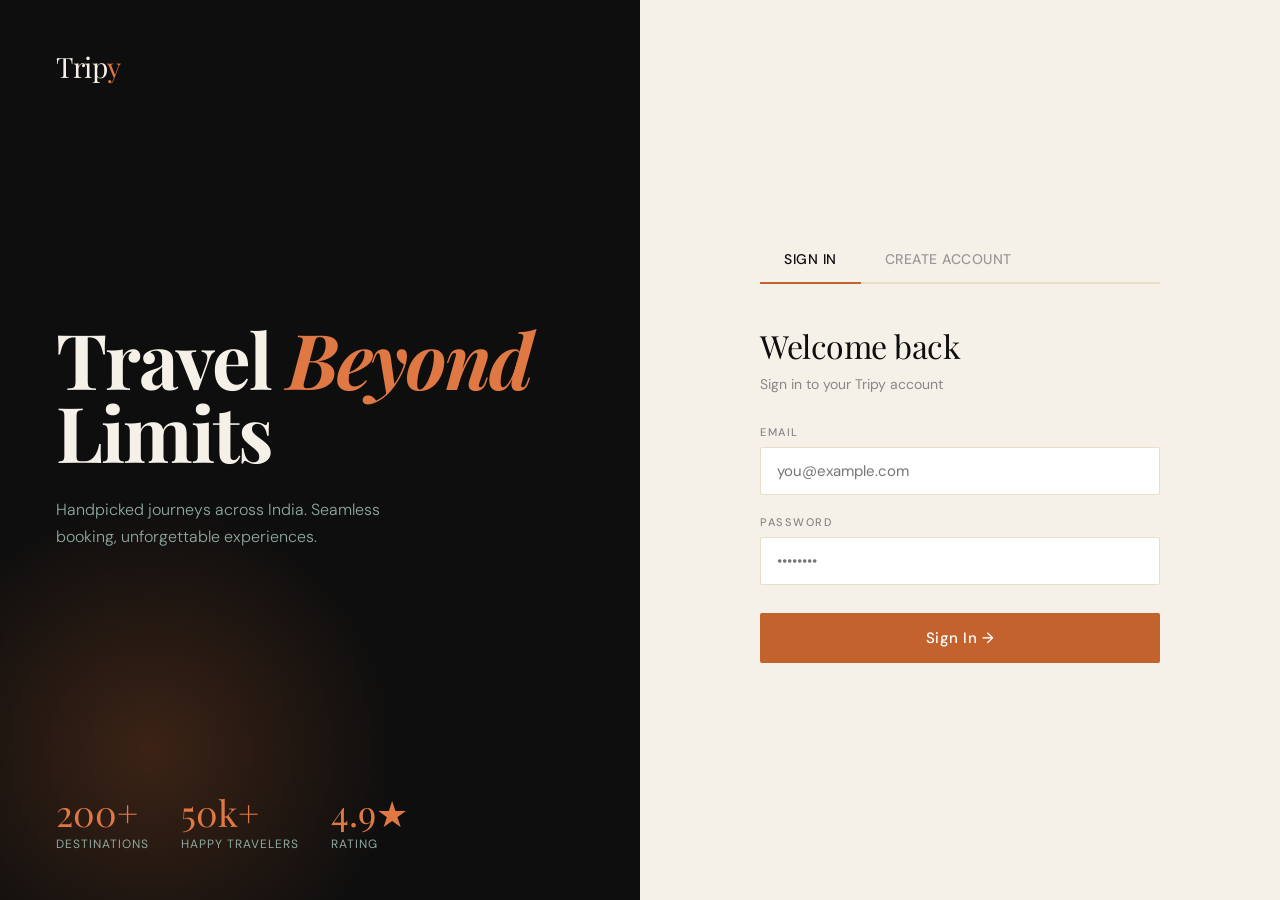
<file: target/classes/static/index.html>
<!DOCTYPE html>
<html lang="en">
<head>
  <meta charset="UTF-8" />
  <meta name="viewport" content="width=device-width, initial-scale=1.0"/>
  <title>Tripy — Travel Beyond Limits</title>
  <link rel="preconnect" href="https://fonts.googleapis.com">
  <link href="https://fonts.googleapis.com/css2?family=Playfair+Display:ital,wght@0,700;0,900;1,700&family=DM+Sans:wght@300;400;500&display=swap" rel="stylesheet">
  <style>
    *, *::before, *::after { box-sizing: border-box; margin: 0; padding: 0; }

    :root {
      --ink:    #0e0e0e;
      --cream:  #f5f0e8;
      --sand:   #e8dfc8;
      --terra:  #c4622d;
      --terra2: #e07843;
      --mist:   #8fa8a0;
      --white:  #ffffff;
      --radius: 2px;
    }

    html, body { height: 100%; font-family: 'DM Sans', sans-serif; background: var(--cream); color: var(--ink); overflow-x: hidden; }

    /* ── HERO ── */
    .hero {
      min-height: 100vh;
      display: grid;
      grid-template-columns: 1fr 1fr;
      position: relative;
    }

    .hero-left {
      background: var(--ink);
      display: flex;
      flex-direction: column;
      justify-content: space-between;
      padding: 48px 56px;
      position: relative;
      overflow: hidden;
    }

    .hero-left::before {
      content: '';
      position: absolute;
      width: 500px; height: 500px;
      background: radial-gradient(circle, rgba(196,98,45,0.25) 0%, transparent 70%);
      bottom: -100px; left: -100px;
      pointer-events: none;
    }

    .logo {
      font-family: 'Playfair Display', serif;
      font-size: 28px;
      color: var(--cream);
      letter-spacing: -0.5px;
    }
    .logo span { color: var(--terra2); }

    .hero-tagline {
      z-index: 1;
    }
    .hero-tagline h1 {
      font-family: 'Playfair Display', serif;
      font-size: clamp(52px, 6vw, 88px);
      line-height: 0.95;
      color: var(--cream);
      letter-spacing: -2px;
      margin-bottom: 28px;
    }
    .hero-tagline h1 em { color: var(--terra2); font-style: italic; }
    .hero-tagline p {
      color: var(--mist);
      font-size: 16px;
      font-weight: 300;
      line-height: 1.7;
      max-width: 340px;
    }

    .hero-bottom {
      display: flex;
      gap: 32px;
      z-index: 1;
    }
    .stat { }
    .stat-num { font-family: 'Playfair Display', serif; font-size: 36px; color: var(--terra2); }
    .stat-label { font-size: 12px; color: var(--mist); letter-spacing: 1px; text-transform: uppercase; }

    /* ── RIGHT PANEL (AUTH) ── */
    .hero-right {
      background: var(--cream);
      display: flex;
      align-items: center;
      justify-content: center;
      padding: 48px 56px;
    }

    .auth-box {
      width: 100%;
      max-width: 400px;
    }

    .auth-tabs {
      display: flex;
      gap: 0;
      margin-bottom: 40px;
      border-bottom: 2px solid var(--sand);
    }
    .tab-btn {
      background: none;
      border: none;
      font-family: 'DM Sans', sans-serif;
      font-size: 14px;
      font-weight: 500;
      padding: 12px 24px 14px;
      cursor: pointer;
      color: #999;
      letter-spacing: 0.5px;
      text-transform: uppercase;
      position: relative;
      transition: color 0.2s;
    }
    .tab-btn.active {
      color: var(--ink);
    }
    .tab-btn.active::after {
      content: '';
      position: absolute;
      bottom: -2px; left: 0; right: 0;
      height: 2px;
      background: var(--terra);
    }

    .auth-form { display: none; }
    .auth-form.active { display: block; }

    .form-title {
      font-family: 'Playfair Display', serif;
      font-size: 32px;
      margin-bottom: 8px;
      letter-spacing: -0.5px;
    }
    .form-sub { color: #888; font-size: 14px; margin-bottom: 32px; }

    .field { margin-bottom: 20px; }
    .field label {
      display: block;
      font-size: 11px;
      font-weight: 500;
      letter-spacing: 1.5px;
      text-transform: uppercase;
      color: #888;
      margin-bottom: 8px;
    }
    .field input {
      width: 100%;
      background: var(--white);
      border: 1.5px solid var(--sand);
      border-radius: var(--radius);
      padding: 13px 16px;
      font-family: 'DM Sans', sans-serif;
      font-size: 15px;
      color: var(--ink);
      outline: none;
      transition: border-color 0.2s;
    }
    .field input:focus { border-color: var(--terra); }

    .btn-primary {
      width: 100%;
      background: var(--terra);
      color: var(--white);
      border: none;
      border-radius: var(--radius);
      padding: 15px;
      font-family: 'DM Sans', sans-serif;
      font-size: 15px;
      font-weight: 500;
      cursor: pointer;
      letter-spacing: 0.5px;
      transition: background 0.2s, transform 0.1s;
      margin-top: 8px;
    }
    .btn-primary:hover { background: var(--terra2); }
    .btn-primary:active { transform: scale(0.98); }

    .msg { margin-top: 16px; font-size: 14px; padding: 12px 16px; border-radius: var(--radius); display: none; }
    .msg.error { background: #fde8e0; color: #b94a20; display: block; }
    .msg.success { background: #e0f5ee; color: #1e7a52; display: block; }

    /* ── NAVBAR (shown after login) ── */
    .navbar {
      display: none;
      position: sticky; top: 0; z-index: 100;
      background: var(--ink);
      padding: 0 48px;
      height: 64px;
      align-items: center;
      justify-content: space-between;
    }
    .navbar.show { display: flex; }
    .nav-logo { font-family: 'Playfair Display', serif; font-size: 22px; color: var(--cream); }
    .nav-logo span { color: var(--terra2); }
    .nav-links { display: flex; gap: 8px; }
    .nav-link {
      background: none; border: none;
      color: var(--mist); font-family: 'DM Sans', sans-serif;
      font-size: 14px; padding: 8px 16px; cursor: pointer;
      border-radius: var(--radius); transition: color 0.2s, background 0.2s;
    }
    .nav-link:hover, .nav-link.active { color: var(--cream); background: rgba(255,255,255,0.08); }
    .nav-link.logout { color: var(--terra2); }

    /* ── PAGES ── */
    .page { display: none; padding: 48px; min-height: calc(100vh - 64px); }
    .page.active { display: block; }

    .page-header { margin-bottom: 40px; }
    .page-header h2 { font-family: 'Playfair Display', serif; font-size: 40px; letter-spacing: -1px; }
    .page-header p { color: #888; margin-top: 6px; font-size: 15px; }

    /* ── SEARCH BAR ── */
    .search-bar {
      display: flex;
      gap: 12px;
      background: var(--white);
      border: 1.5px solid var(--sand);
      border-radius: var(--radius);
      padding: 16px 20px;
      margin-bottom: 36px;
      flex-wrap: wrap;
    }
    .search-bar input, .search-bar select {
      flex: 1;
      min-width: 140px;
      border: none;
      font-family: 'DM Sans', sans-serif;
      font-size: 14px;
      color: var(--ink);
      outline: none;
      background: transparent;
    }
    .search-bar button {
      background: var(--terra);
      color: white;
      border: none;
      border-radius: var(--radius);
      padding: 10px 24px;
      font-family: 'DM Sans', sans-serif;
      font-size: 14px;
      cursor: pointer;
      transition: background 0.2s;
    }
    .search-bar button:hover { background: var(--terra2); }

    /* ── TRIP CARDS ── */
    .trips-grid {
      display: grid;
      grid-template-columns: repeat(auto-fill, minmax(300px, 1fr));
      gap: 24px;
    }

    .trip-card {
      background: var(--white);
      border-radius: var(--radius);
      overflow: hidden;
      border: 1.5px solid var(--sand);
      transition: transform 0.2s, box-shadow 0.2s;
      cursor: pointer;
    }
    .trip-card:hover { transform: translateY(-4px); box-shadow: 0 12px 32px rgba(0,0,0,0.1); }

    .trip-card-img {
      height: 180px;
      background: linear-gradient(135deg, var(--terra) 0%, var(--mist) 100%);
      display: flex;
      align-items: flex-end;
      padding: 16px;
      position: relative;
    }
    .trip-card-img .dest-badge {
      background: rgba(14,14,14,0.75);
      color: var(--cream);
      font-size: 11px;
      letter-spacing: 1.5px;
      text-transform: uppercase;
      padding: 4px 10px;
      border-radius: var(--radius);
    }
    .trip-card-status {
      position: absolute; top: 14px; right: 14px;
      font-size: 10px; font-weight: 500; letter-spacing: 1px;
      text-transform: uppercase; padding: 3px 10px;
      border-radius: 20px;
      background: #e0f5ee; color: #1e7a52;
    }

    .trip-card-body { padding: 20px; }
    .trip-card-body h3 { font-family: 'Playfair Display', serif; font-size: 20px; margin-bottom: 6px; }
    .trip-route { font-size: 13px; color: #888; margin-bottom: 14px; }
    .trip-route span { color: var(--terra); font-weight: 500; }

    .trip-meta {
      display: flex; justify-content: space-between; align-items: center;
      padding-top: 14px; border-top: 1px solid var(--sand);
    }
    .trip-price { font-family: 'Playfair Display', serif; font-size: 22px; color: var(--terra); }
    .trip-price span { font-family: 'DM Sans', sans-serif; font-size: 12px; color: #999; }
    .trip-seats { font-size: 12px; color: #888; }
    .trip-seats strong { color: var(--ink); }

    .btn-book {
      width: 100%; margin-top: 16px;
      background: var(--ink); color: var(--cream);
      border: none; border-radius: var(--radius);
      padding: 12px; font-family: 'DM Sans', sans-serif;
      font-size: 14px; font-weight: 500; cursor: pointer;
      letter-spacing: 0.5px; transition: background 0.2s;
    }
    .btn-book:hover { background: var(--terra); }

    /* ── BOOKING MODAL ── */
    .modal-overlay {
      display: none; position: fixed;
      inset: 0; background: rgba(14,14,14,0.6);
      z-index: 200; align-items: center; justify-content: center;
    }
    .modal-overlay.show { display: flex; }
    .modal {
      background: var(--cream);
      border-radius: var(--radius);
      padding: 40px;
      width: 100%; max-width: 480px;
      position: relative;
      animation: slideUp 0.25s ease;
    }
    @keyframes slideUp { from { transform: translateY(24px); opacity: 0; } to { transform: translateY(0); opacity: 1; } }
    .modal-close {
      position: absolute; top: 16px; right: 20px;
      background: none; border: none; font-size: 22px;
      cursor: pointer; color: #999; line-height: 1;
    }
    .modal h3 { font-family: 'Playfair Display', serif; font-size: 26px; margin-bottom: 6px; }
    .modal-sub { color: #888; font-size: 14px; margin-bottom: 28px; }
    .cost-preview {
      background: var(--sand); border-radius: var(--radius);
      padding: 16px; margin: 20px 0;
      display: flex; justify-content: space-between; align-items: center;
    }
    .cost-preview span { font-size: 13px; color: #888; }
    .cost-preview strong { font-family: 'Playfair Display', serif; font-size: 26px; color: var(--terra); }

    /* ── BOOKINGS PAGE ── */
    .bookings-list { display: flex; flex-direction: column; gap: 16px; }
    .booking-card {
      background: var(--white); border: 1.5px solid var(--sand);
      border-radius: var(--radius); padding: 24px;
      display: grid; grid-template-columns: 1fr auto;
      gap: 16px; align-items: center;
    }
    .booking-card h4 { font-family: 'Playfair Display', serif; font-size: 20px; margin-bottom: 4px; }
    .booking-meta { font-size: 13px; color: #888; line-height: 1.8; }
    .booking-meta strong { color: var(--ink); }
    .status-badge {
      font-size: 11px; font-weight: 500; letter-spacing: 1px;
      text-transform: uppercase; padding: 5px 14px;
      border-radius: 20px; white-space: nowrap;
    }
    .status-CONFIRMED { background: #e0f5ee; color: #1e7a52; }
    .status-PENDING   { background: #fff8e0; color: #9a7a00; }
    .status-CANCELLED { background: #fde8e0; color: #b94a20; }

    .btn-cancel {
      background: none; border: 1.5px solid #ddd;
      border-radius: var(--radius); padding: 8px 18px;
      font-family: 'DM Sans', sans-serif; font-size: 13px;
      cursor: pointer; color: #888; transition: all 0.2s;
      margin-top: 10px;
    }
    .btn-cancel:hover { border-color: var(--terra); color: var(--terra); }

    /* ── EMPTY STATE ── */
    .empty {
      text-align: center; padding: 80px 20px; color: #aaa;
    }
    .empty-icon { font-size: 48px; margin-bottom: 16px; }
    .empty h3 { font-family: 'Playfair Display', serif; font-size: 24px; color: #ccc; margin-bottom: 8px; }

    /* ── TOAST ── */
    .toast {
      position: fixed; bottom: 32px; right: 32px;
      background: var(--ink); color: var(--cream);
      padding: 14px 24px; border-radius: var(--radius);
      font-size: 14px; z-index: 999;
      transform: translateY(80px); opacity: 0;
      transition: all 0.3s ease;
      border-left: 4px solid var(--terra);
    }
    .toast.show { transform: translateY(0); opacity: 1; }

    /* ── LOADER ── */
    .loader { text-align: center; padding: 60px; color: #bbb; font-size: 14px; }

    @media (max-width: 768px) {
      .hero { grid-template-columns: 1fr; }
      .hero-left { min-height: 50vh; padding: 36px 28px; }
      .hero-right { padding: 36px 28px; }
      .page { padding: 24px; }
      .navbar { padding: 0 24px; }
    }
  </style>
</head>
<body>

<!-- ── NAVBAR ── -->
<nav class="navbar" id="navbar">
  <div class="nav-logo">Trip<span>y</span></div>
  <div class="nav-links">
    <button class="nav-link active" onclick="showPage('trips')">Explore Trips</button>
    <button class="nav-link" onclick="showPage('bookings')">My Bookings</button>
    <button class="nav-link logout" onclick="logout()">Sign Out</button>
  </div>
</nav>

<!-- ── HERO / AUTH ── -->
<div class="hero" id="heroSection">
  <div class="hero-left">
    <div class="logo">Trip<span>y</span></div>
    <div class="hero-tagline">
      <h1>Travel <em>Beyond</em> Limits</h1>
      <p>Handpicked journeys across India. Seamless booking, unforgettable experiences.</p>
    </div>
    <div class="hero-bottom">
      <div class="stat"><div class="stat-num">200+</div><div class="stat-label">Destinations</div></div>
      <div class="stat"><div class="stat-num">50k+</div><div class="stat-label">Happy Travelers</div></div>
      <div class="stat"><div class="stat-num">4.9★</div><div class="stat-label">Rating</div></div>
    </div>
  </div>

  <div class="hero-right">
    <div class="auth-box">
      <div class="auth-tabs">
        <button class="tab-btn active" onclick="switchTab('login')">Sign In</button>
        <button class="tab-btn" onclick="switchTab('register')">Create Account</button>
      </div>

      <!-- LOGIN -->
      <div class="auth-form active" id="loginForm">
        <div class="form-title">Welcome back</div>
        <div class="form-sub">Sign in to your Tripy account</div>
        <div class="field"><label>Email</label><input type="email" id="loginEmail" placeholder="you@example.com"/></div>
        <div class="field"><label>Password</label><input type="password" id="loginPassword" placeholder="••••••••"/></div>
        <button class="btn-primary" onclick="login()">Sign In →</button>
        <div class="msg" id="loginMsg"></div>
      </div>

      <!-- REGISTER -->
      <div class="auth-form" id="registerForm">
        <div class="form-title">Join Tripy</div>
        <div class="form-sub">Create your free account</div>
        <div class="field"><label>Full Name</label><input type="text" id="regName" placeholder="Soumyaranjan Sahoo"/></div>
        <div class="field"><label>Email</label><input type="email" id="regEmail" placeholder="you@example.com"/></div>
        <div class="field"><label>Phone</label><input type="tel" id="regPhone" placeholder="+91 9999999999"/></div>
        <div class="field"><label>Password</label><input type="password" id="regPassword" placeholder="Min. 6 characters"/></div>
        <button class="btn-primary" onclick="register()">Create Account →</button>
        <div class="msg" id="registerMsg"></div>
      </div>
    </div>
  </div>
</div>

<!-- ── TRIPS PAGE ── -->
<div class="page" id="tripsPage">
  <div class="page-header">
    <h2>Explore Trips</h2>
    <p>Discover handpicked journeys across India</p>
  </div>
  <div class="search-bar">
    <input type="text" id="searchSource" placeholder="🛫  From (e.g. Mumbai)"/>
    <input type="text" id="searchDest" placeholder="🛬  To (e.g. Goa)"/>
    <input type="date" id="searchDate"/>
    <button onclick="searchTrips()">Search</button>
    <button onclick="loadTrips()" style="background:transparent;color:#888;border:1.5px solid #ddd;">All Trips</button>
  </div>
  <div class="trips-grid" id="tripsGrid"><div class="loader">Loading trips…</div></div>
</div>

<!-- ── BOOKINGS PAGE ── -->
<div class="page" id="bookingsPage">
  <div class="page-header">
    <h2>My Bookings</h2>
    <p>All your upcoming and past trips</p>
  </div>
  <div class="bookings-list" id="bookingsList"><div class="loader">Loading your bookings…</div></div>
</div>

<!-- ── BOOKING MODAL ── -->
<div class="modal-overlay" id="bookingModal">
  <div class="modal">
    <button class="modal-close" onclick="closeModal()">✕</button>
    <h3 id="modalTripTitle">Trip Title</h3>
    <div class="modal-sub" id="modalTripRoute">Source → Destination</div>
    <div class="field">
      <label>Number of Persons</label>
      <input type="number" id="numPersons" min="1" value="1" oninput="updateCost()"/>
    </div>
    <div class="field">
      <label>Special Requests (optional)</label>
      <input type="text" id="specialReq" placeholder="e.g. Window seat, Vegetarian meal"/>
    </div>
    <div class="cost-preview">
      <span>Total Cost</span>
      <strong id="totalCost">₹0</strong>
    </div>
    <button class="btn-primary" onclick="confirmBooking()">Confirm Booking →</button>
    <div class="msg" id="bookingMsg"></div>
  </div>
</div>

<!-- ── TOAST ── -->
<div class="toast" id="toast"></div>

<script>
  const API = 'https://tripy-trip-management-system-production.up.railway.app/api';;
  let token = localStorage.getItem('tripy_token');
  let currentTrip = null;

  // ── INIT ──
  window.onload = () => {
    if (token) showApp();
  };

  // ── AUTH TABS ──
  function switchTab(tab) {
    document.querySelectorAll('.tab-btn').forEach((b, i) => b.classList.toggle('active', (i === 0) === (tab === 'login')));
    document.getElementById('loginForm').classList.toggle('active', tab === 'login');
    document.getElementById('registerForm').classList.toggle('active', tab === 'register');
  }

  // ── REGISTER ──
  async function register() {
    const body = {
      name: document.getElementById('regName').value.trim(),
      email: document.getElementById('regEmail').value.trim(),
      phone: document.getElementById('regPhone').value.trim(),
      password: document.getElementById('regPassword').value
    };
    const msgEl = document.getElementById('registerMsg');
    msgEl.className = 'msg';

    try {
      const res = await fetch(`${API}/auth/register`, {
        method: 'POST', headers: { 'Content-Type': 'application/json' },
        body: JSON.stringify(body)
      });
      const data = await res.json();
      if (data.success) {
        token = data.data.token;
        localStorage.setItem('tripy_token', token);
        showApp();
      } else {
        msgEl.textContent = data.message || 'Registration failed';
        msgEl.className = 'msg error';
      }
    } catch {
      msgEl.textContent = 'Cannot connect to server. Please check backend server.';
      msgEl.className = 'msg error';
    }
  }

  // ── LOGIN ──
  async function login() {
    const body = {
      email: document.getElementById('loginEmail').value.trim(),
      password: document.getElementById('loginPassword').value
    };
    const msgEl = document.getElementById('loginMsg');
    msgEl.className = 'msg';

    try {
      const res = await fetch(`${API}/auth/login`, {
        method: 'POST', headers: { 'Content-Type': 'application/json' },
        body: JSON.stringify(body)
      });
      const data = await res.json();
      if (data.success) {
        token = data.data.token;
        localStorage.setItem('tripy_token', token);
        showApp();
      } else {
        msgEl.textContent = data.message || 'Invalid credentials';
        msgEl.className = 'msg error';
      }
    } catch {
      msgEl.textContent = 'Cannot connect to server. Make sure backend is running on port 8080.';
      msgEl.className = 'msg error';
    }
  }

  // ── LOGOUT ──
  function logout() {
    localStorage.removeItem('tripy_token');
    token = null;
    document.getElementById('heroSection').style.display = 'grid';
    document.getElementById('navbar').classList.remove('show');
    document.querySelectorAll('.page').forEach(p => p.classList.remove('active'));
  }

  // ── SHOW APP ──
  function showApp() {
    document.getElementById('heroSection').style.display = 'none';
    document.getElementById('navbar').classList.add('show');
    showPage('trips');
  }

  // ── PAGE NAVIGATION ──
  function showPage(name) {
    document.querySelectorAll('.page').forEach(p => p.classList.remove('active'));
    document.querySelectorAll('.nav-link').forEach(l => l.classList.remove('active'));
    document.getElementById(name + 'Page').classList.add('active');
    document.querySelectorAll('.nav-link')[name === 'trips' ? 0 : 1].classList.add('active');
    if (name === 'trips') loadTrips();
    if (name === 'bookings') loadBookings();
  }

  // ── LOAD TRIPS ──
  async function loadTrips() {
    const grid = document.getElementById('tripsGrid');
    grid.innerHTML = '<div class="loader">Loading trips…</div>';
    try {
      const res = await fetch(`${API}/trips`, { headers: { 'Authorization': 'Bearer ' + token } });
      const data = await res.json();
      renderTrips(data.data || []);
    } catch {
      grid.innerHTML = '<div class="loader">Failed to load trips. Is the backend running?</div>';
    }
  }

  // ── SEARCH TRIPS ──
  async function searchTrips() {
    const source = document.getElementById('searchSource').value.trim();
    const dest = document.getElementById('searchDest').value.trim();
    const date = document.getElementById('searchDate').value;
    if (!source || !dest || !date) { showToast('Please fill source, destination and date'); return; }

    const grid = document.getElementById('tripsGrid');
    grid.innerHTML = '<div class="loader">Searching…</div>';
    try {
      const res = await fetch(`${API}/trips/search?source=${encodeURIComponent(source)}&destination=${encodeURIComponent(dest)}&date=${date}`);
      const data = await res.json();
      renderTrips(data.data || []);
    } catch {
      grid.innerHTML = '<div class="loader">Search failed.</div>';
    }
  }

  // ── RENDER TRIPS ──
  function renderTrips(trips) {
    const grid = document.getElementById('tripsGrid');
    if (!trips.length) {
      grid.innerHTML = `<div class="empty"><div class="empty-icon">🗺️</div><h3>No trips found</h3><p>Try a different search</p></div>`;
      return;
    }
    grid.innerHTML = trips.map(t => `
      <div class="trip-card">
        <div class="trip-card-img" style="background: linear-gradient(135deg, ${randomGrad()})">
          <div class="dest-badge">${t.destination}</div>
          <div class="trip-card-status">${t.status}</div>
        </div>
        <div class="trip-card-body">
          <h3>${t.title}</h3>
          <div class="trip-route"><span>${t.source}</span> → <span>${t.destination}</span> · ${t.durationDays} days</div>
          <div class="trip-meta">
            <div>
              <div class="trip-price">₹${Number(t.pricePerPerson).toLocaleString('en-IN')} <span>/person</span></div>
              <div class="trip-seats">Seats: <strong>${t.availableSeats}</strong> left</div>
            </div>
            <div style="font-size:12px;color:#aaa;text-align:right">
              ${formatDate(t.startDate)}<br>to ${formatDate(t.endDate)}
            </div>
          </div>
          <button class="btn-book" onclick="openBookingModal(${JSON.stringify(t).replace(/"/g, '&quot;')})">Book Now</button>
        </div>
      </div>`).join('');
  }

  // ── BOOKING MODAL ──
  function openBookingModal(trip) {
    currentTrip = trip;
    document.getElementById('modalTripTitle').textContent = trip.title;
    document.getElementById('modalTripRoute').textContent = `${trip.source} → ${trip.destination} · ${formatDate(trip.startDate)} to ${formatDate(trip.endDate)}`;
    document.getElementById('numPersons').value = 1;
    document.getElementById('numPersons').max = trip.availableSeats;
    document.getElementById('specialReq').value = '';
    document.getElementById('bookingMsg').className = 'msg';
    updateCost();
    document.getElementById('bookingModal').classList.add('show');
  }

  function closeModal() {
    document.getElementById('bookingModal').classList.remove('show');
    currentTrip = null;
  }

  function updateCost() {
    if (!currentTrip) return;
    const n = parseInt(document.getElementById('numPersons').value) || 1;
    const total = (currentTrip.pricePerPerson * n).toLocaleString('en-IN');
    document.getElementById('totalCost').textContent = '₹' + total;
  }

  // ── CONFIRM BOOKING ──
  async function confirmBooking() {
    const body = {
      tripId: currentTrip.id,
      numberOfPersons: parseInt(document.getElementById('numPersons').value),
      specialRequests: document.getElementById('specialReq').value
    };
    const msgEl = document.getElementById('bookingMsg');
    msgEl.className = 'msg';

    try {
      const res = await fetch(`${API}/bookings`, {
        method: 'POST',
        headers: { 'Content-Type': 'application/json', 'Authorization': 'Bearer ' + token },
        body: JSON.stringify(body)
      });
      const data = await res.json();
      if (data.success) {
        closeModal();
        showToast('🎉 Booking confirmed!');
        loadTrips();
      } else {
        msgEl.textContent = data.message || 'Booking failed';
        msgEl.className = 'msg error';
      }
    } catch {
      msgEl.textContent = 'Failed to confirm booking.';
      msgEl.className = 'msg error';
    }
  }

  // ── LOAD BOOKINGS ──
  async function loadBookings() {
    const list = document.getElementById('bookingsList');
    list.innerHTML = '<div class="loader">Loading your bookings…</div>';
    try {
      const res = await fetch(`${API}/bookings/my`, { headers: { 'Authorization': 'Bearer ' + token } });
      const data = await res.json();
      renderBookings(data.data || []);
    } catch {
      list.innerHTML = '<div class="loader">Failed to load bookings.</div>';
    }
  }

  // ── RENDER BOOKINGS ──
  function renderBookings(bookings) {
    const list = document.getElementById('bookingsList');
    if (!bookings.length) {
      list.innerHTML = `<div class="empty"><div class="empty-icon">🧳</div><h3>No bookings yet</h3><p>Go explore some trips!</p></div>`;
      return;
    }
    list.innerHTML = bookings.map(b => `
      <div class="booking-card">
        <div>
          <h4>${b.tripTitle}</h4>
          <div class="booking-meta">
            ${b.destination} · ${formatDate(b.startDate)} → ${formatDate(b.endDate)}<br>
            Persons: <strong>${b.numberOfPersons}</strong> · Total: <strong>₹${Number(b.totalCost).toLocaleString('en-IN')}</strong><br>
            Booked on: ${new Date(b.bookingDate).toLocaleDateString('en-IN')}
            ${b.specialRequests ? `<br>Note: ${b.specialRequests}` : ''}
          </div>
          ${b.status !== 'CANCELLED' ? `<button class="btn-cancel" onclick="cancelBooking(${b.id})">Cancel Booking</button>` : ''}
        </div>
        <div>
          <span class="status-badge status-${b.status}">${b.status}</span>
        </div>
      </div>`).join('');
  }

  // ── CANCEL BOOKING ──
  async function cancelBooking(id) {
    if (!confirm('Are you sure you want to cancel this booking?')) return;
    try {
      const res = await fetch(`${API}/bookings/${id}/cancel`, {
        method: 'PUT', headers: { 'Authorization': 'Bearer ' + token }
      });
      const data = await res.json();
      if (data.success) { showToast('Booking cancelled.'); loadBookings(); }
      else showToast(data.message || 'Cancellation failed.');
    } catch { showToast('Failed to cancel booking.'); }
  }

  // ── TOAST ──
  function showToast(msg) {
    const t = document.getElementById('toast');
    t.textContent = msg;
    t.classList.add('show');
    setTimeout(() => t.classList.remove('show'), 3000);
  }

  // ── HELPERS ──
  function formatDate(d) {
    if (!d) return '';
    return new Date(d).toLocaleDateString('en-IN', { day: 'numeric', month: 'short', year: 'numeric' });
  }

  const gradients = [
    '#c4622d, #8fa8a0','#2d6ac4, #a08fc4','#2da87a, #6ac48a',
    '#c4a02d, #c4622d','#8f2dc4, #2d6ac4','#c42d6a, #c4622d'
  ];
  function randomGrad() { return gradients[Math.floor(Math.random() * gradients.length)]; }

  // Close modal on overlay click
  document.getElementById('bookingModal').addEventListener('click', function(e) {
    if (e.target === this) closeModal();
  });

  // Enter key support
  document.addEventListener('keydown', e => {
    if (e.key === 'Enter') {
      if (document.getElementById('loginForm').classList.contains('active')) login();
      else if (document.getElementById('registerForm').classList.contains('active')) register();
    }
    if (e.key === 'Escape') closeModal();
  });
</script>
</body>
</html>
</file>
